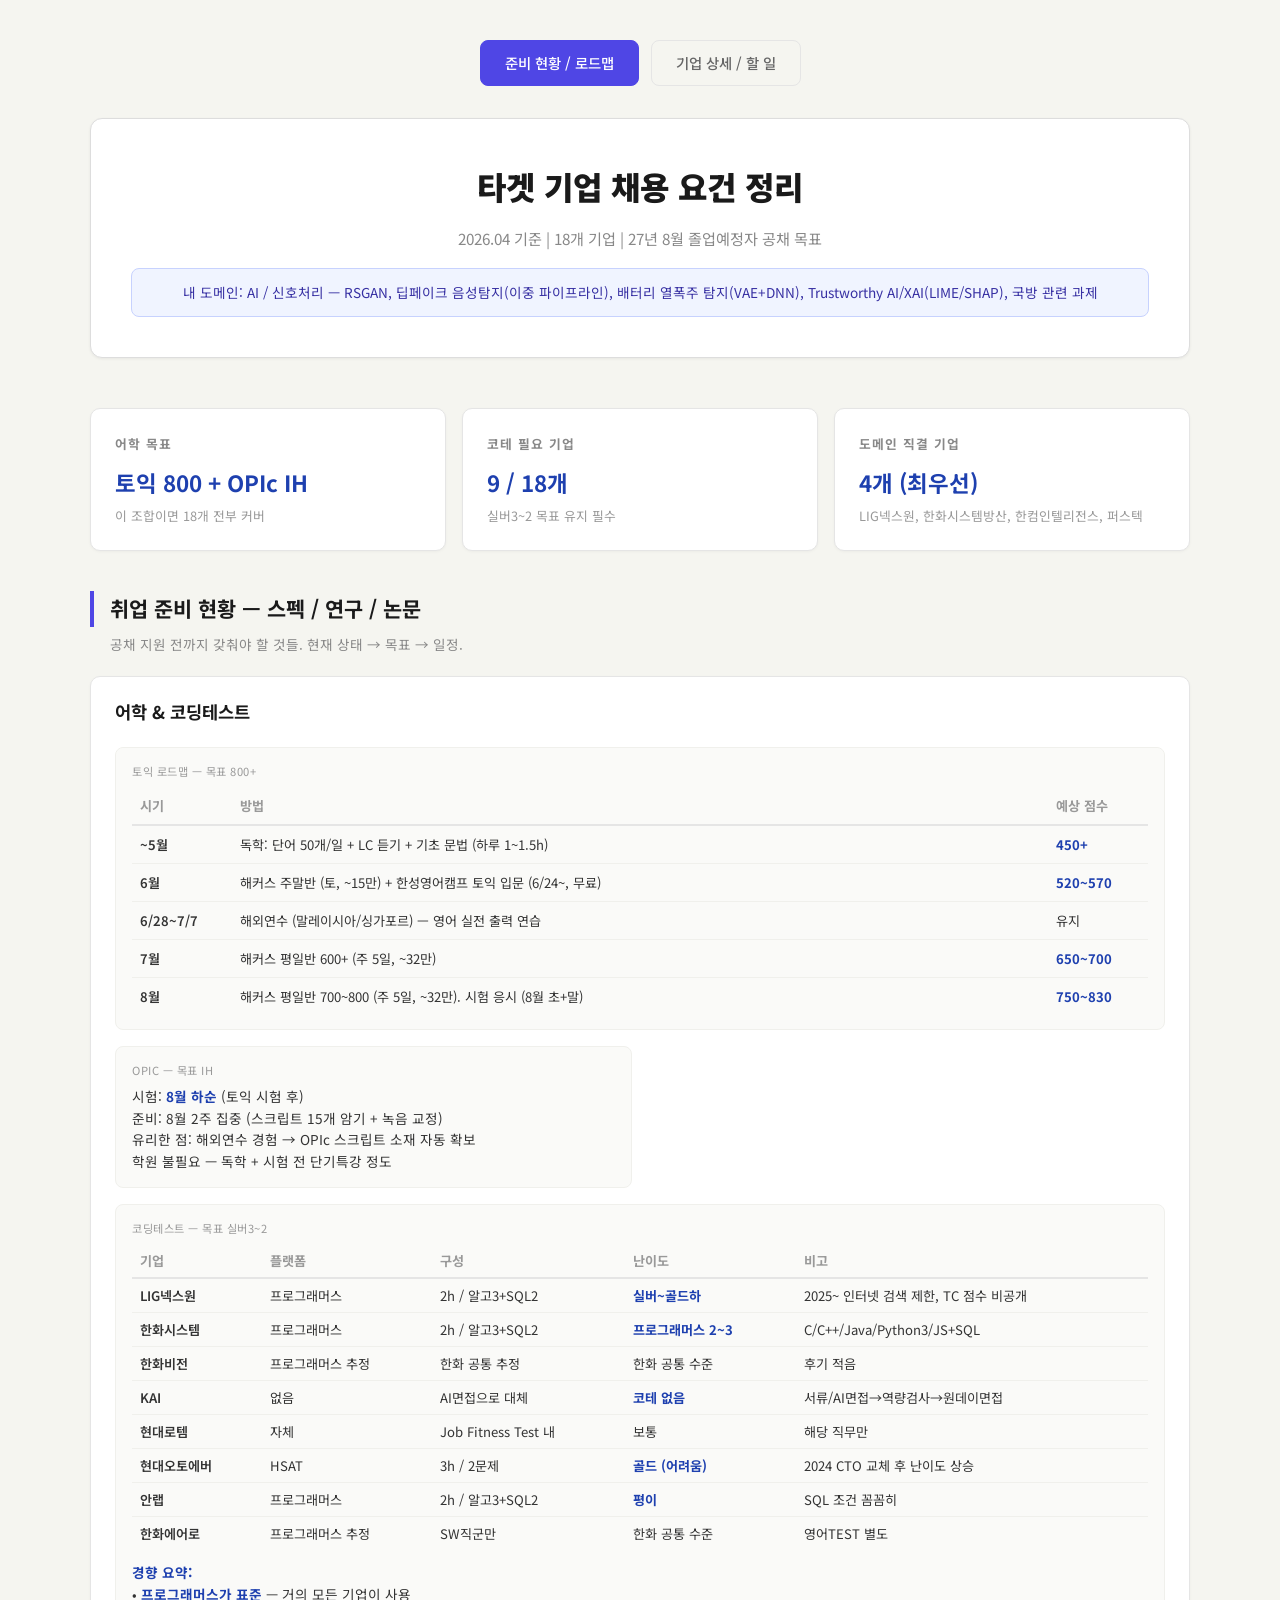
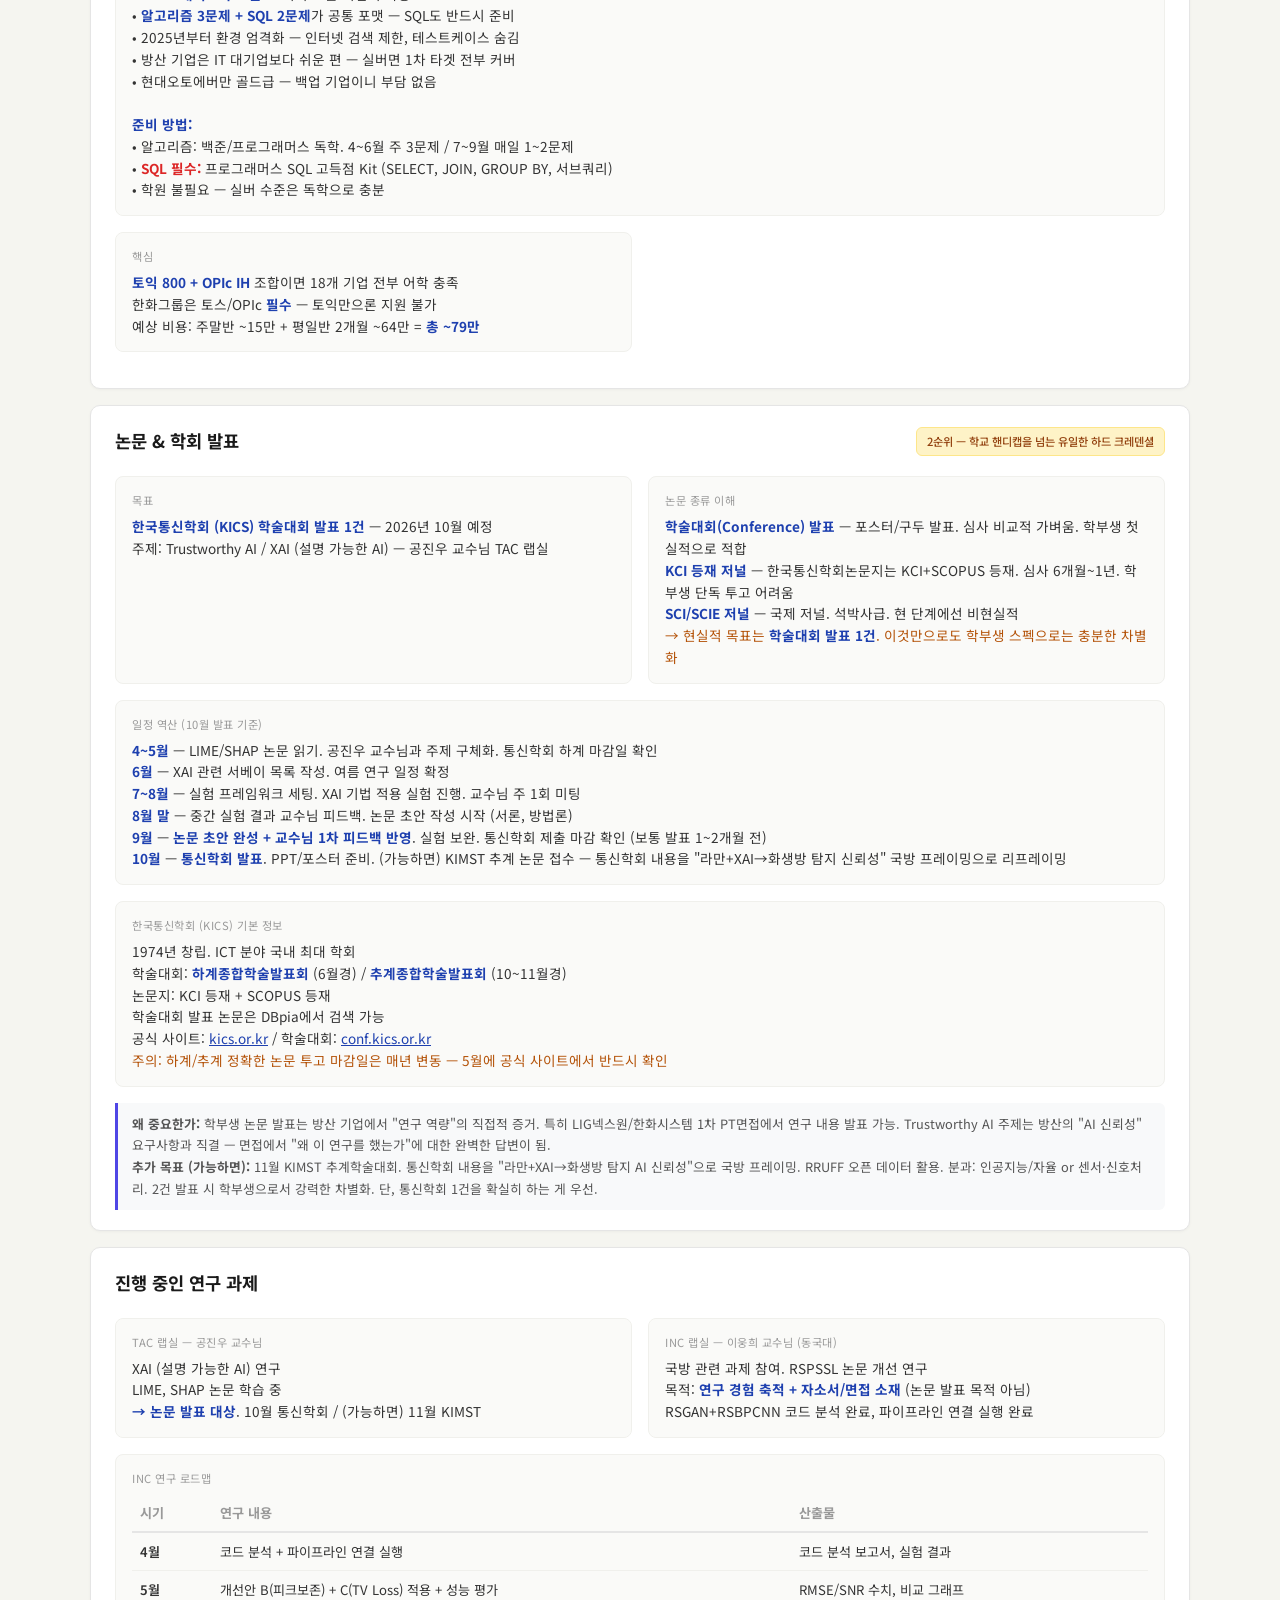
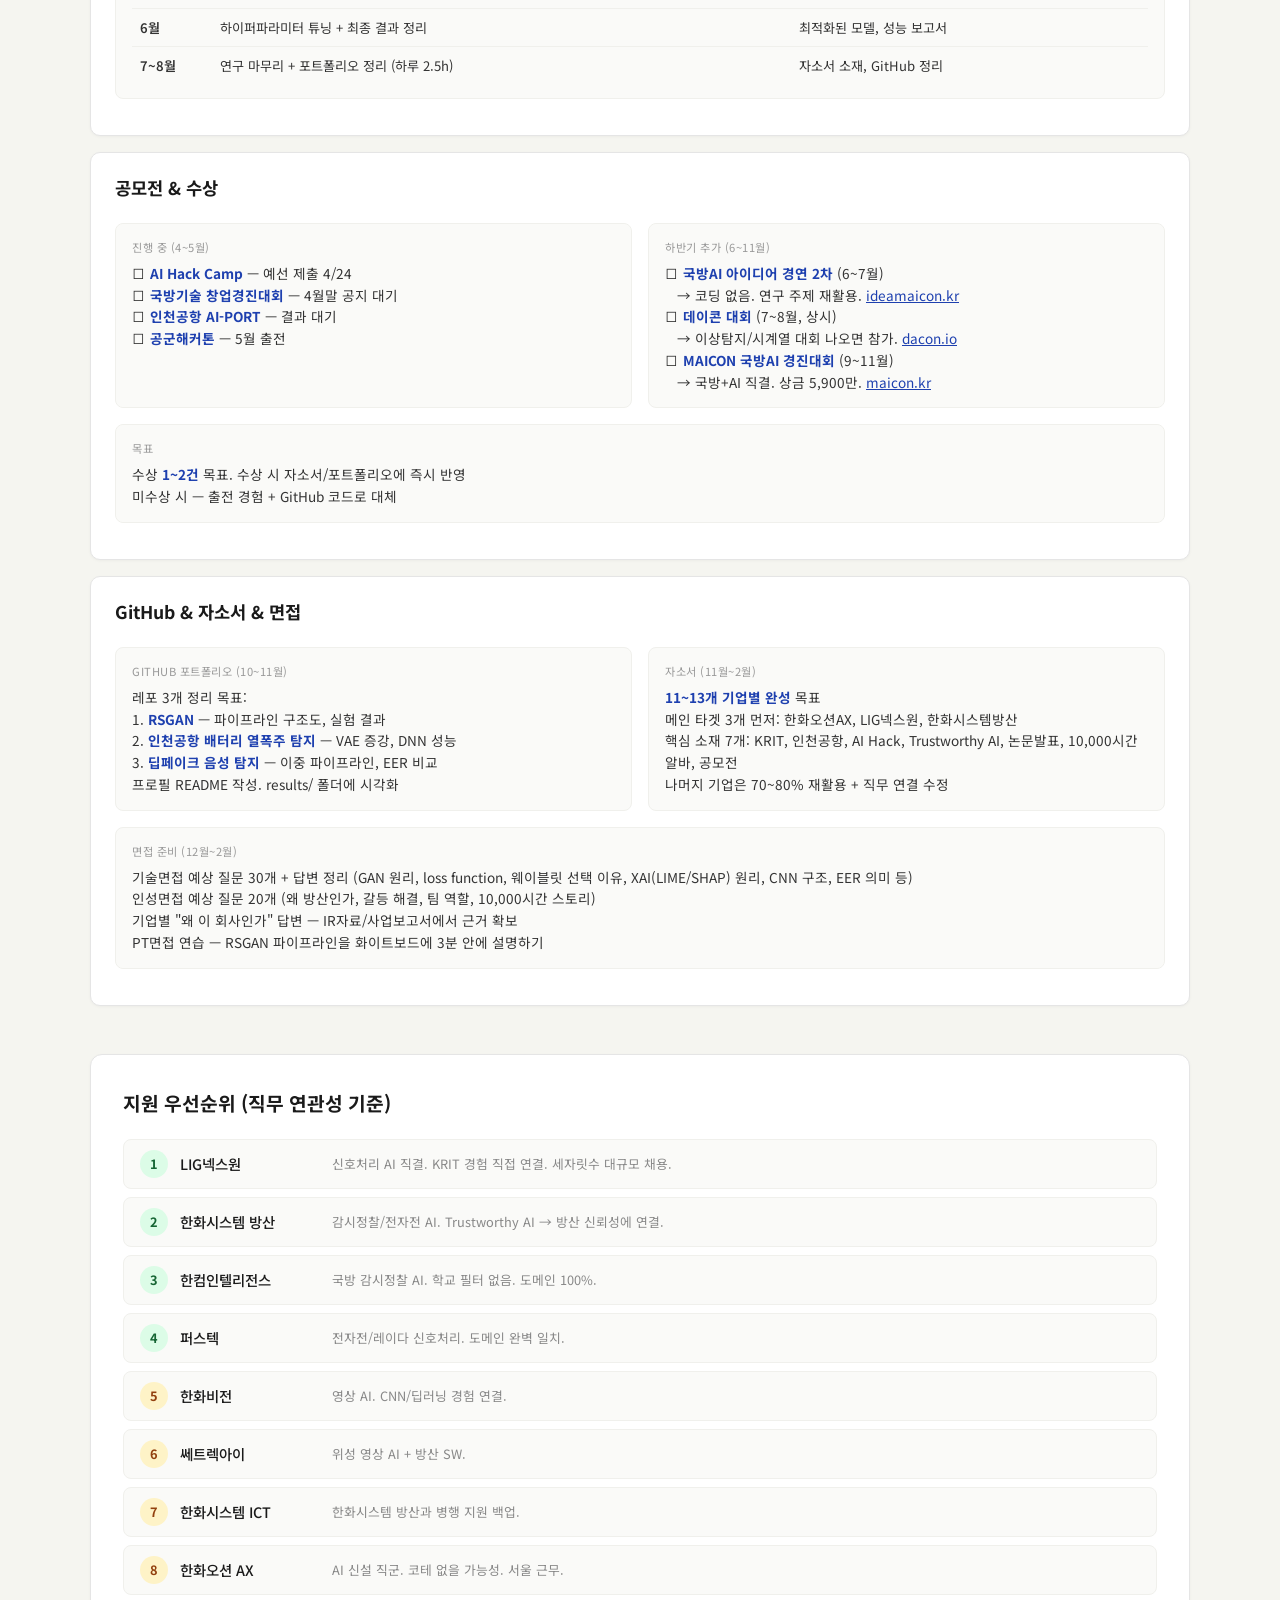
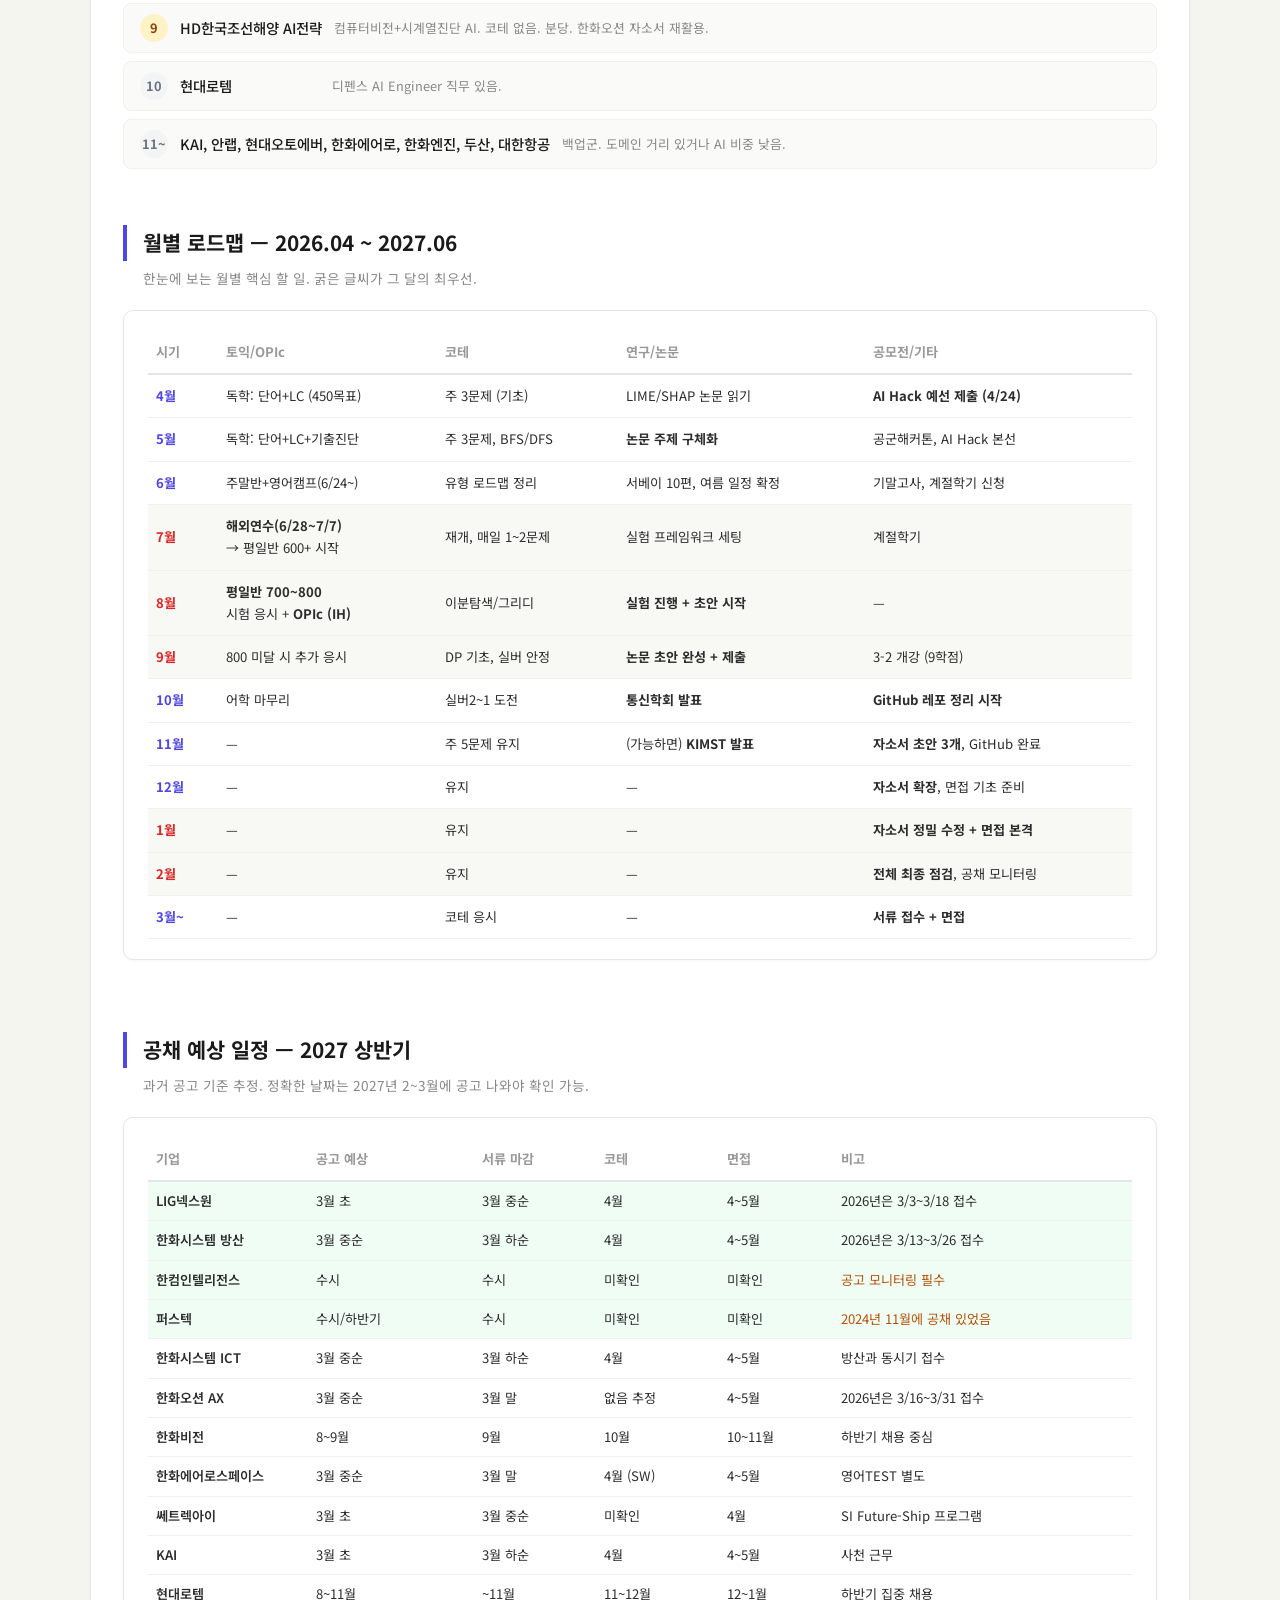
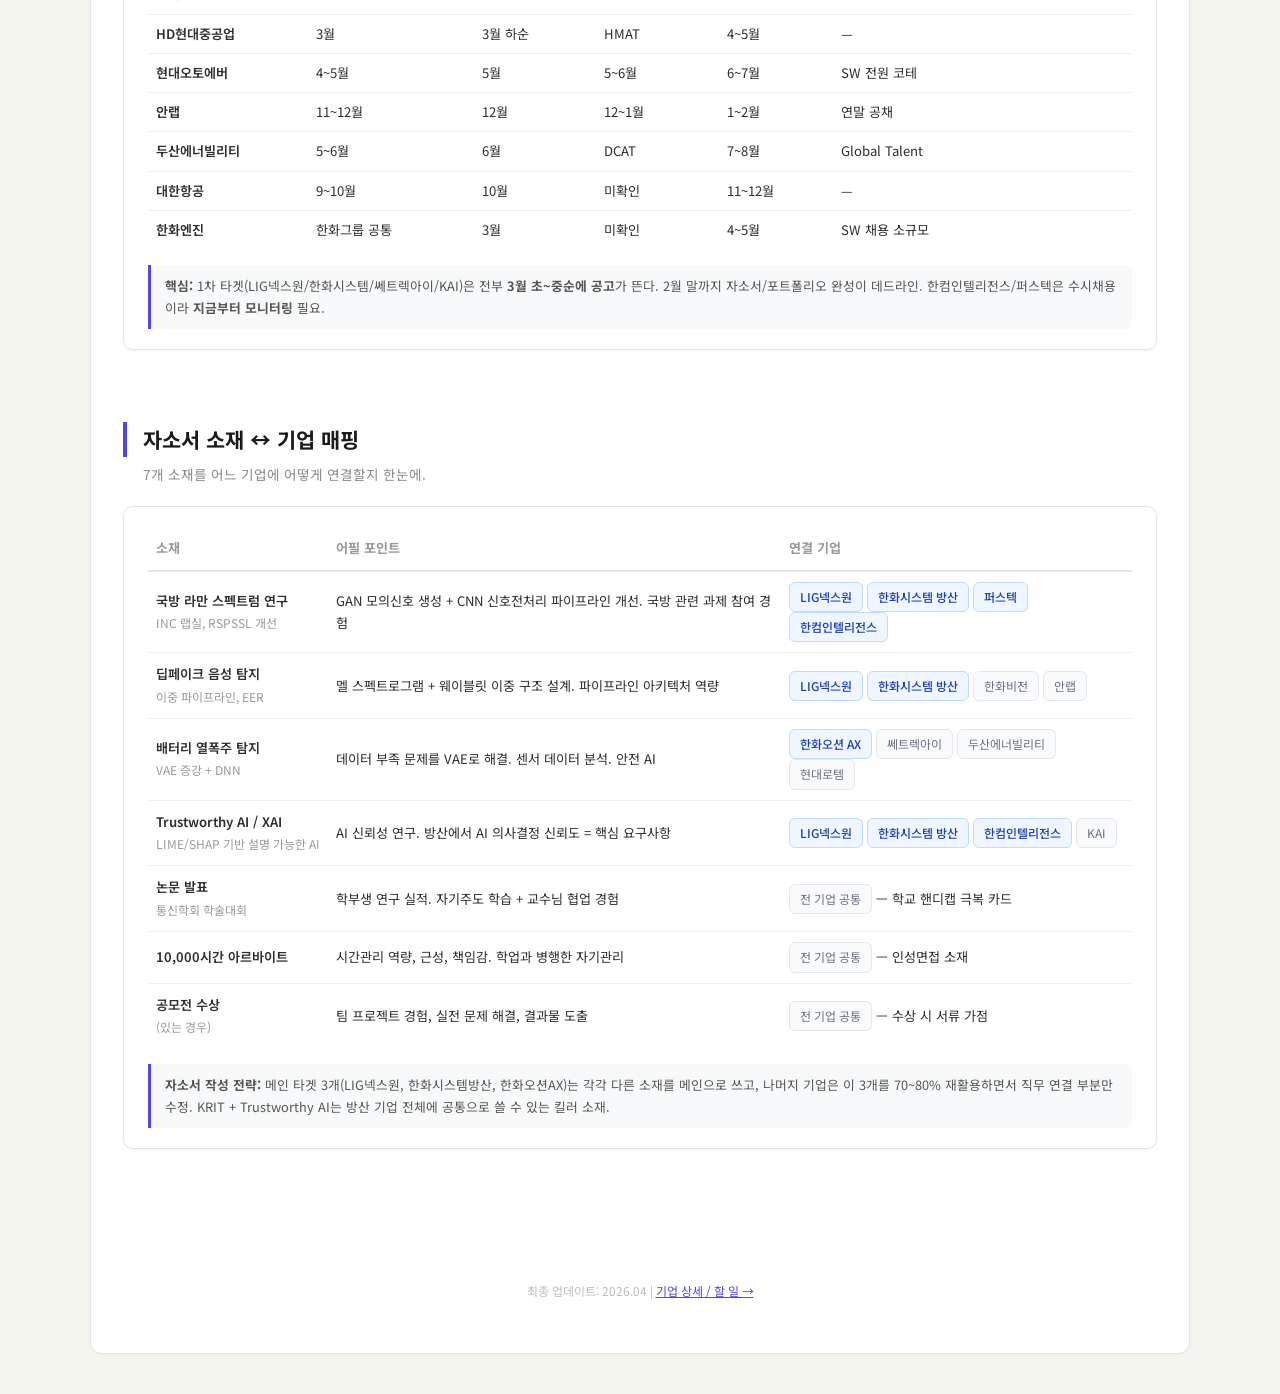
<file: index.html>
<!DOCTYPE html>
<html lang="ko">
<head>
<meta charset="UTF-8">
<meta name="viewport" content="width=device-width, initial-scale=1.0">
<title>취업 준비 대시보드 - 준비 현황</title>
<link rel="stylesheet" href="style.css">
</head>
<body>

<nav class="toc">
  <a href="#sec-prep">준비 현황</a>
  <a href="#sec-roadmap">월별 로드맵</a>
  <a href="#sec-schedule">공채 일정</a>
  <a href="#sec-mapping">소재 매핑</a>
  <a href="companies.html">기업 상세 &rarr;</a>
</nav>

<div class="container">

<div class="page-nav">
  <a href="index.html" class="active">준비 현황 / 로드맵</a>
  <a href="companies.html">기업 상세 / 할 일</a>
</div>

  <div class="header">
    <h1>타겟 기업 채용 요건 정리</h1>
    <div class="subtitle">2026.04 기준 | 18개 기업 | 27년 8월 졸업예정자 공채 목표</div>
    <div class="my-domain">
      내 도메인: AI / 신호처리 &mdash; RSGAN, 딥페이크 음성탐지(이중 파이프라인), 배터리 열폭주 탐지(VAE+DNN), Trustworthy AI/XAI(LIME/SHAP), 국방 관련 과제
    </div>
  </div>

  <!-- Summary Cards -->
  <div class="summary-row">
    <div class="summary-card">
      <h3>어학 목표</h3>
      <div class="value">토익 800 + OPIc IH</div>
      <div class="desc">이 조합이면 18개 전부 커버</div>
    </div>
    <div class="summary-card">
      <h3>코테 필요 기업</h3>
      <div class="value">9 / 18개</div>
      <div class="desc">실버3~2 목표 유지 필수</div>
    </div>
    <div class="summary-card">
      <h3>도메인 직결 기업</h3>
      <div class="value">4개 (최우선)</div>
      <div class="desc">LIG넥스원, 한화시스템방산, 한컴인텔리전스, 퍼스텍</div>
    </div>
  </div>

  <!-- ═══════════════════════════════════════ -->
  <div class="section">
    <div class="section-title" id="sec-prep">취업 준비 현황 &mdash; 스펙 / 연구 / 논문</div>
    <div class="section-desc">공채 지원 전까지 갖춰야 할 것들. 현재 상태 → 목표 → 일정.</div>

    <!-- 어학 & 코테 -->
    <div class="company-card">
      <div class="card-header">
        <div class="card-header-left">
          <span class="company-name">어학 & 코딩테스트</span>
        </div>
      </div>
      <div class="card-body">
        <div class="info-grid">
          <div class="info-item full">
            <div class="info-label">토익 로드맵 — 목표 800+</div>
            <div class="info-value">
              <table style="width:100%; border-collapse:collapse; font-size:0.82rem;">
                <thead>
                  <tr style="border-bottom:2px solid #e5e5e5;">
                    <th style="text-align:left; padding:8px; color:#999; width:100px;">시기</th>
                    <th style="text-align:left; padding:8px; color:#999;">방법</th>
                    <th style="text-align:left; padding:8px; color:#999; width:100px;">예상 점수</th>
                  </tr>
                </thead>
                <tbody>
                  <tr style="border-bottom:1px solid #f0f0ec;">
                    <td style="padding:8px; font-weight:600;">~5월</td>
                    <td style="padding:8px;">독학: 단어 50개/일 + LC 듣기 + 기초 문법 (하루 1~1.5h)</td>
                    <td style="padding:8px;"><strong>450+</strong></td>
                  </tr>
                  <tr style="border-bottom:1px solid #f0f0ec;">
                    <td style="padding:8px; font-weight:600;">6월</td>
                    <td style="padding:8px;">해커스 주말반 (토, ~15만) + 한성영어캠프 토익 입문 (6/24~, 무료)</td>
                    <td style="padding:8px;"><strong>520~570</strong></td>
                  </tr>
                  <tr style="border-bottom:1px solid #f0f0ec;">
                    <td style="padding:8px; font-weight:600;">6/28~7/7</td>
                    <td style="padding:8px;">해외연수 (말레이시아/싱가포르) — 영어 실전 출력 연습</td>
                    <td style="padding:8px;">유지</td>
                  </tr>
                  <tr style="border-bottom:1px solid #f0f0ec;">
                    <td style="padding:8px; font-weight:600;">7월</td>
                    <td style="padding:8px;">해커스 평일반 600+ (주 5일, ~32만)</td>
                    <td style="padding:8px;"><strong>650~700</strong></td>
                  </tr>
                  <tr>
                    <td style="padding:8px; font-weight:600;">8월</td>
                    <td style="padding:8px;">해커스 평일반 700~800 (주 5일, ~32만). 시험 응시 (8월 초+말)</td>
                    <td style="padding:8px;"><strong>750~830</strong></td>
                  </tr>
                </tbody>
              </table>
            </div>
          </div>
          <div class="info-item">
            <div class="info-label">OPIc — 목표 IH</div>
            <div class="info-value">
              시험: <strong>8월 하순</strong> (토익 시험 후)<br>
              준비: 8월 2주 집중 (스크립트 15개 암기 + 녹음 교정)<br>
              유리한 점: 해외연수 경험 &rarr; OPIc 스크립트 소재 자동 확보<br>
              학원 불필요 &mdash; 독학 + 시험 전 단기특강 정도
            </div>
          </div>
          <div class="info-item full">
            <div class="info-label">코딩테스트 — 목표 실버3~2</div>
            <div class="info-value">
              <table style="width:100%; border-collapse:collapse; font-size:0.82rem; margin-bottom:12px;">
                <thead>
                  <tr style="border-bottom:2px solid #e5e5e5;">
                    <th style="text-align:left; padding:6px 8px; color:#999;">기업</th>
                    <th style="text-align:left; padding:6px 8px; color:#999;">플랫폼</th>
                    <th style="text-align:left; padding:6px 8px; color:#999;">구성</th>
                    <th style="text-align:left; padding:6px 8px; color:#999;">난이도</th>
                    <th style="text-align:left; padding:6px 8px; color:#999;">비고</th>
                  </tr>
                </thead>
                <tbody>
                  <tr style="border-bottom:1px solid #f0f0ec;">
                    <td style="padding:6px 8px; font-weight:600;">LIG넥스원</td>
                    <td style="padding:6px 8px;">프로그래머스</td>
                    <td style="padding:6px 8px;">2h / 알고3+SQL2</td>
                    <td style="padding:6px 8px;"><strong>실버~골드하</strong></td>
                    <td style="padding:6px 8px;">2025~ 인터넷 검색 제한, TC 점수 비공개</td>
                  </tr>
                  <tr style="border-bottom:1px solid #f0f0ec;">
                    <td style="padding:6px 8px; font-weight:600;">한화시스템</td>
                    <td style="padding:6px 8px;">프로그래머스</td>
                    <td style="padding:6px 8px;">2h / 알고3+SQL2</td>
                    <td style="padding:6px 8px;"><strong>프로그래머스 2~3</strong></td>
                    <td style="padding:6px 8px;">C/C++/Java/Python3/JS+SQL</td>
                  </tr>
                  <tr style="border-bottom:1px solid #f0f0ec;">
                    <td style="padding:6px 8px; font-weight:600;">한화비전</td>
                    <td style="padding:6px 8px;">프로그래머스 추정</td>
                    <td style="padding:6px 8px;">한화 공통 추정</td>
                    <td style="padding:6px 8px;">한화 공통 수준</td>
                    <td style="padding:6px 8px;">후기 적음</td>
                  </tr>
                  <tr style="border-bottom:1px solid #f0f0ec;">
                    <td style="padding:6px 8px; font-weight:600;">KAI</td>
                    <td style="padding:6px 8px;">없음</td>
                    <td style="padding:6px 8px;">AI면접으로 대체</td>
                    <td style="padding:6px 8px;"><strong>코테 없음</strong></td>
                    <td style="padding:6px 8px;">서류/AI면접→역량검사→원데이면접</td>
                  </tr>
                  <tr style="border-bottom:1px solid #f0f0ec;">
                    <td style="padding:6px 8px; font-weight:600;">현대로템</td>
                    <td style="padding:6px 8px;">자체</td>
                    <td style="padding:6px 8px;">Job Fitness Test 내</td>
                    <td style="padding:6px 8px;">보통</td>
                    <td style="padding:6px 8px;">해당 직무만</td>
                  </tr>
                  <tr style="border-bottom:1px solid #f0f0ec;">
                    <td style="padding:6px 8px; font-weight:600;">현대오토에버</td>
                    <td style="padding:6px 8px;">HSAT</td>
                    <td style="padding:6px 8px;">3h / 2문제</td>
                    <td style="padding:6px 8px; color:#dc2626;"><strong>골드 (어려움)</strong></td>
                    <td style="padding:6px 8px;">2024 CTO 교체 후 난이도 상승</td>
                  </tr>
                  <tr style="border-bottom:1px solid #f0f0ec;">
                    <td style="padding:6px 8px; font-weight:600;">안랩</td>
                    <td style="padding:6px 8px;">프로그래머스</td>
                    <td style="padding:6px 8px;">2h / 알고3+SQL2</td>
                    <td style="padding:6px 8px;"><strong>평이</strong></td>
                    <td style="padding:6px 8px;">SQL 조건 꼼꼼히</td>
                  </tr>
                  <tr>
                    <td style="padding:6px 8px; font-weight:600;">한화에어로</td>
                    <td style="padding:6px 8px;">프로그래머스 추정</td>
                    <td style="padding:6px 8px;">SW직군만</td>
                    <td style="padding:6px 8px;">한화 공통 수준</td>
                    <td style="padding:6px 8px;">영어TEST 별도</td>
                  </tr>
                </tbody>
              </table>
              <strong>경향 요약:</strong><br>
              &bull; <strong>프로그래머스가 표준</strong> &mdash; 거의 모든 기업이 사용<br>
              &bull; <strong>알고리즘 3문제 + SQL 2문제</strong>가 공통 포맷 &mdash; SQL도 반드시 준비<br>
              &bull; 2025년부터 환경 엄격화 &mdash; 인터넷 검색 제한, 테스트케이스 숨김<br>
              &bull; 방산 기업은 IT 대기업보다 쉬운 편 &mdash; 실버면 1차 타겟 전부 커버<br>
              &bull; 현대오토에버만 골드급 &mdash; 백업 기업이니 부담 없음<br><br>
              <strong>준비 방법:</strong><br>
              &bull; 알고리즘: 백준/프로그래머스 독학. 4~6월 주 3문제 / 7~9월 매일 1~2문제<br>
              &bull; <strong style="color:#dc2626;">SQL 필수:</strong> 프로그래머스 SQL 고득점 Kit (SELECT, JOIN, GROUP BY, 서브쿼리)<br>
              &bull; 학원 불필요 &mdash; 실버 수준은 독학으로 충분
            </div>
          </div>
          <div class="info-item">
            <div class="info-label">핵심</div>
            <div class="info-value">
              <strong>토익 800 + OPIc IH</strong> 조합이면 18개 기업 전부 어학 충족<br>
              한화그룹은 토스/OPIc <strong>필수</strong> &mdash; 토익만으론 지원 불가<br>
              예상 비용: 주말반 ~15만 + 평일반 2개월 ~64만 = <strong>총 ~79만</strong>
            </div>
          </div>
        </div>
      </div>
    </div>

    <!-- 논문 & 학회 -->
    <div class="company-card">
      <div class="card-header">
        <div class="card-header-left">
          <span class="company-name">논문 & 학회 발표</span>
        </div>
        <div class="badges">
          <span class="badge estimated">2순위 — 학교 핸디캡을 넘는 유일한 하드 크레덴셜</span>
        </div>
      </div>
      <div class="card-body">
        <div class="info-grid">
          <div class="info-item">
            <div class="info-label">목표</div>
            <div class="info-value">
              <strong>한국통신학회 (KICS) 학술대회 발표 1건</strong> &mdash; 2026년 10월 예정<br>
              주제: Trustworthy AI / XAI (설명 가능한 AI) &mdash; 공진우 교수님 TAC 랩실
            </div>
          </div>
          <div class="info-item">
            <div class="info-label">논문 종류 이해</div>
            <div class="info-value">
              <strong>학술대회(Conference) 발표</strong> &mdash; 포스터/구두 발표. 심사 비교적 가벼움. 학부생 첫 실적으로 적합<br>
              <strong>KCI 등재 저널</strong> &mdash; 한국통신학회논문지는 KCI+SCOPUS 등재. 심사 6개월~1년. 학부생 단독 투고 어려움<br>
              <strong>SCI/SCIE 저널</strong> &mdash; 국제 저널. 석박사급. 현 단계에선 비현실적<br>
              <span style="color:#b45309;">&rarr; 현실적 목표는 <strong>학술대회 발표 1건</strong>. 이것만으로도 학부생 스펙으로는 충분한 차별화</span>
            </div>
          </div>
          <div class="info-item full">
            <div class="info-label">일정 역산 (10월 발표 기준)</div>
            <div class="info-value">
              <strong>4~5월</strong> &mdash; LIME/SHAP 논문 읽기. 공진우 교수님과 주제 구체화. 통신학회 하계 마감일 확인<br>
              <strong>6월</strong> &mdash; XAI 관련 서베이 목록 작성. 여름 연구 일정 확정<br>
              <strong>7~8월</strong> &mdash; 실험 프레임워크 세팅. XAI 기법 적용 실험 진행. 교수님 주 1회 미팅<br>
              <strong>8월 말</strong> &mdash; 중간 실험 결과 교수님 피드백. 논문 초안 작성 시작 (서론, 방법론)<br>
              <strong>9월</strong> &mdash; <strong>논문 초안 완성 + 교수님 1차 피드백 반영</strong>. 실험 보완. 통신학회 제출 마감 확인 (보통 발표 1~2개월 전)<br>
              <strong>10월</strong> &mdash; <strong>통신학회 발표</strong>. PPT/포스터 준비. (가능하면) KIMST 추계 논문 접수 — 통신학회 내용을 "라만+XAI→화생방 탐지 신뢰성" 국방 프레이밍으로 리프레이밍
            </div>
          </div>
          <div class="info-item full">
            <div class="info-label">한국통신학회 (KICS) 기본 정보</div>
            <div class="info-value">
              1974년 창립. ICT 분야 국내 최대 학회<br>
              학술대회: <strong>하계종합학술발표회</strong> (6월경) / <strong>추계종합학술발표회</strong> (10~11월경)<br>
              논문지: KCI 등재 + SCOPUS 등재<br>
              학술대회 발표 논문은 DBpia에서 검색 가능<br>
              공식 사이트: <a href="https://www.kics.or.kr" style="color:#1e40af;">kics.or.kr</a> / 학술대회: <a href="https://conf.kics.or.kr" style="color:#1e40af;">conf.kics.or.kr</a><br>
              <span style="color:#b45309;">주의: 하계/추계 정확한 논문 투고 마감일은 매년 변동 &mdash; 5월에 공식 사이트에서 반드시 확인</span>
            </div>
          </div>
        </div>
        <div class="relevance-reason">
          <strong>왜 중요한가:</strong> 학부생 논문 발표는 방산 기업에서 "연구 역량"의 직접적 증거. 특히 LIG넥스원/한화시스템 1차 PT면접에서 연구 내용 발표 가능. Trustworthy AI 주제는 방산의 "AI 신뢰성" 요구사항과 직결 &mdash; 면접에서 "왜 이 연구를 했는가"에 대한 완벽한 답변이 됨.<br>
          <strong>추가 목표 (가능하면):</strong> 11월 KIMST 추계학술대회. 통신학회 내용을 "라만+XAI→화생방 탐지 AI 신뢰성"으로 국방 프레이밍. RRUFF 오픈 데이터 활용. 분과: 인공지능/자율 or 센서·신호처리. 2건 발표 시 학부생으로서 강력한 차별화. 단, 통신학회 1건을 확실히 하는 게 우선.
        </div>
      </div>
    </div>

    <!-- 연구 과제 현황 -->
    <div class="company-card">
      <div class="card-header">
        <div class="card-header-left">
          <span class="company-name">진행 중인 연구 과제</span>
        </div>
      </div>
      <div class="card-body">
        <div class="info-grid">
          <div class="info-item">
            <div class="info-label">TAC 랩실 — 공진우 교수님</div>
            <div class="info-value">
              XAI (설명 가능한 AI) 연구<br>
              LIME, SHAP 논문 학습 중<br>
              <strong>&rarr; 논문 발표 대상</strong>. 10월 통신학회 / (가능하면) 11월 KIMST
            </div>
          </div>
          <div class="info-item">
            <div class="info-label">INC 랩실 — 이웅희 교수님 (동국대)</div>
            <div class="info-value">
              국방 관련 과제 참여. RSPSSL 논문 개선 연구<br>
              목적: <strong>연구 경험 축적 + 자소서/면접 소재</strong> (논문 발표 목적 아님)<br>
              RSGAN+RSBPCNN 코드 분석 완료, 파이프라인 연결 실행 완료
            </div>
          </div>
          <div class="info-item full">
            <div class="info-label">INC 연구 로드맵</div>
            <div class="info-value">
              <table style="width:100%; border-collapse:collapse; font-size:0.82rem;">
                <thead>
                  <tr style="border-bottom:2px solid #e5e5e5;">
                    <th style="text-align:left; padding:8px; color:#999; width:80px;">시기</th>
                    <th style="text-align:left; padding:8px; color:#999;">연구 내용</th>
                    <th style="text-align:left; padding:8px; color:#999;">산출물</th>
                  </tr>
                </thead>
                <tbody>
                  <tr style="border-bottom:1px solid #f0f0ec;">
                    <td style="padding:8px; font-weight:600;">4월</td>
                    <td style="padding:8px;">코드 분석 + 파이프라인 연결 실행</td>
                    <td style="padding:8px;">코드 분석 보고서, 실험 결과</td>
                  </tr>
                  <tr style="border-bottom:1px solid #f0f0ec;">
                    <td style="padding:8px; font-weight:600;">5월</td>
                    <td style="padding:8px;">개선안 B(피크보존) + C(TV Loss) 적용 + 성능 평가</td>
                    <td style="padding:8px;">RMSE/SNR 수치, 비교 그래프</td>
                  </tr>
                  <tr style="border-bottom:1px solid #f0f0ec;">
                    <td style="padding:8px; font-weight:600;">6월</td>
                    <td style="padding:8px;">하이퍼파라미터 튜닝 + 최종 결과 정리</td>
                    <td style="padding:8px;">최적화된 모델, 성능 보고서</td>
                  </tr>
                  <tr>
                    <td style="padding:8px; font-weight:600;">7~8월</td>
                    <td style="padding:8px;">연구 마무리 + 포트폴리오 정리 (하루 2.5h)</td>
                    <td style="padding:8px;">자소서 소재, GitHub 정리</td>
                  </tr>
                </tbody>
              </table>
            </div>
          </div>
        </div>
      </div>
    </div>

    <!-- 공모전 -->
    <div class="company-card">
      <div class="card-header">
        <div class="card-header-left">
          <span class="company-name">공모전 & 수상</span>
        </div>
      </div>
      <div class="card-body">
        <div class="info-grid">
          <div class="info-item">
            <div class="info-label">진행 중 (4~5월)</div>
            <div class="info-value">
              &#9744; <strong>AI Hack Camp</strong> &mdash; 예선 제출 4/24<br>
              &#9744; <strong>국방기술 창업경진대회</strong> &mdash; 4월말 공지 대기<br>
              &#9744; <strong>인천공항 AI-PORT</strong> &mdash; 결과 대기<br>
              &#9744; <strong>공군해커톤</strong> &mdash; 5월 출전
            </div>
          </div>
          <div class="info-item">
            <div class="info-label">하반기 추가 (6~11월)</div>
            <div class="info-value">
              &#9744; <strong>국방AI 아이디어 경연 2차</strong> (6~7월)<br>
              &nbsp;&nbsp;&nbsp;→ 코딩 없음. 연구 주제 재활용. <a href="https://ideamaicon.kr/" style="color:#1e40af;">ideamaicon.kr</a><br>
              &#9744; <strong>데이콘 대회</strong> (7~8월, 상시)<br>
              &nbsp;&nbsp;&nbsp;→ 이상탐지/시계열 대회 나오면 참가. <a href="https://dacon.io/competitions" style="color:#1e40af;">dacon.io</a><br>
              &#9744; <strong>MAICON 국방AI 경진대회</strong> (9~11월)<br>
              &nbsp;&nbsp;&nbsp;→ 국방+AI 직결. 상금 5,900만. <a href="https://maicon.kr/" style="color:#1e40af;">maicon.kr</a>
            </div>
          </div>
          <div class="info-item full">
            <div class="info-label">목표</div>
            <div class="info-value">
              수상 <strong>1~2건</strong> 목표. 수상 시 자소서/포트폴리오에 즉시 반영<br>
              미수상 시 &mdash; 출전 경험 + GitHub 코드로 대체
            </div>
          </div>
        </div>
      </div>
    </div>

    <!-- GitHub & 자소서 -->
    <div class="company-card">
      <div class="card-header">
        <div class="card-header-left">
          <span class="company-name">GitHub & 자소서 & 면접</span>
        </div>
      </div>
      <div class="card-body">
        <div class="info-grid">
          <div class="info-item">
            <div class="info-label">GitHub 포트폴리오 (10~11월)</div>
            <div class="info-value">
              레포 3개 정리 목표:<br>
              1. <strong>RSGAN</strong> &mdash; 파이프라인 구조도, 실험 결과<br>
              2. <strong>인천공항 배터리 열폭주 탐지</strong> &mdash; VAE 증강, DNN 성능<br>
              3. <strong>딥페이크 음성 탐지</strong> &mdash; 이중 파이프라인, EER 비교<br>
              프로필 README 작성. results/ 폴더에 시각화
            </div>
          </div>
          <div class="info-item">
            <div class="info-label">자소서 (11월~2월)</div>
            <div class="info-value">
              <strong>11~13개 기업별 완성</strong> 목표<br>
              메인 타겟 3개 먼저: 한화오션AX, LIG넥스원, 한화시스템방산<br>
              핵심 소재 7개: KRIT, 인천공항, AI Hack, Trustworthy AI, 논문발표, 10,000시간 알바, 공모전<br>
              나머지 기업은 70~80% 재활용 + 직무 연결 수정
            </div>
          </div>
          <div class="info-item full">
            <div class="info-label">면접 준비 (12월~2월)</div>
            <div class="info-value">
              기술면접 예상 질문 30개 + 답변 정리 (GAN 원리, loss function, 웨이블릿 선택 이유, XAI(LIME/SHAP) 원리, CNN 구조, EER 의미 등)<br>
              인성면접 예상 질문 20개 (왜 방산인가, 갈등 해결, 팀 역할, 10,000시간 스토리)<br>
              기업별 "왜 이 회사인가" 답변 &mdash; IR자료/사업보고서에서 근거 확보<br>
              PT면접 연습 &mdash; RSGAN 파이프라인을 화이트보드에 3분 안에 설명하기
            </div>
          </div>
        </div>
      </div>
    </div>

  </div>

  <div class="bottom-summary">
    <h2>지원 우선순위 (직무 연관성 기준)</h2>

    <div class="priority-list">
      <div class="priority-item">
        <span class="priority-rank gold">1</span>
        <span class="priority-name">LIG넥스원</span>
        <span class="priority-reason">신호처리 AI 직결. KRIT 경험 직접 연결. 세자릿수 대규모 채용.</span>
      </div>
      <div class="priority-item">
        <span class="priority-rank gold">2</span>
        <span class="priority-name">한화시스템 방산</span>
        <span class="priority-reason">감시정찰/전자전 AI. Trustworthy AI → 방산 신뢰성에 연결.</span>
      </div>
      <div class="priority-item">
        <span class="priority-rank gold">3</span>
        <span class="priority-name">한컴인텔리전스</span>
        <span class="priority-reason">국방 감시정찰 AI. 학교 필터 없음. 도메인 100%.</span>
      </div>
      <div class="priority-item">
        <span class="priority-rank gold">4</span>
        <span class="priority-name">퍼스텍</span>
        <span class="priority-reason">전자전/레이다 신호처리. 도메인 완벽 일치.</span>
      </div>
      <div class="priority-item">
        <span class="priority-rank silver">5</span>
        <span class="priority-name">한화비전</span>
        <span class="priority-reason">영상 AI. CNN/딥러닝 경험 연결.</span>
      </div>
      <div class="priority-item">
        <span class="priority-rank silver">6</span>
        <span class="priority-name">쎄트렉아이</span>
        <span class="priority-reason">위성 영상 AI + 방산 SW.</span>
      </div>
      <div class="priority-item">
        <span class="priority-rank silver">7</span>
        <span class="priority-name">한화시스템 ICT</span>
        <span class="priority-reason">한화시스템 방산과 병행 지원 백업.</span>
      </div>
      <div class="priority-item">
        <span class="priority-rank silver">8</span>
        <span class="priority-name">한화오션 AX</span>
        <span class="priority-reason">AI 신설 직군. 코테 없을 가능성. 서울 근무.</span>
      </div>
      <div class="priority-item">
        <span class="priority-rank silver">9</span>
        <span class="priority-name">HD한국조선해양 AI전략</span>
        <span class="priority-reason">컴퓨터비전+시계열진단 AI. 코테 없음. 분당. 한화오션 자소서 재활용.</span>
      </div>
      <div class="priority-item">
        <span class="priority-rank bronze">10</span>
        <span class="priority-name">현대로템</span>
        <span class="priority-reason">디펜스 AI Engineer 직무 있음.</span>
      </div>
      <div class="priority-item">
        <span class="priority-rank bronze">11~</span>
        <span class="priority-name">KAI, 안랩, 현대오토에버, 한화에어로, 한화엔진, 두산, 대한항공</span>
        <span class="priority-reason">백업군. 도메인 거리 있거나 AI 비중 낮음.</span>
      </div>
  <div class="section" style="margin-top: 48px;">
    <div class="section-title" id="sec-roadmap">월별 로드맵 &mdash; 2026.04 ~ 2027.06</div>
    <div class="section-desc">한눈에 보는 월별 핵심 할 일. 굵은 글씨가 그 달의 최우선.</div>

    <div class="company-card">
      <div class="card-body" style="padding-top: 20px;">
        <table style="width:100%; border-collapse:collapse; font-size:0.82rem;">
          <thead>
            <tr style="border-bottom:2px solid #e5e5e5;">
              <th style="text-align:left; padding:10px 8px; color:#999; width:70px;">시기</th>
              <th style="text-align:left; padding:10px 8px; color:#999;">토익/OPIc</th>
              <th style="text-align:left; padding:10px 8px; color:#999;">코테</th>
              <th style="text-align:left; padding:10px 8px; color:#999;">연구/논문</th>
              <th style="text-align:left; padding:10px 8px; color:#999;">공모전/기타</th>
            </tr>
          </thead>
          <tbody>
            <tr style="border-bottom:1px solid #f0f0ec;">
              <td style="padding:10px 8px; font-weight:700; color:#4f46e5;">4월</td>
              <td style="padding:10px 8px;">독학: 단어+LC (450목표)</td>
              <td style="padding:10px 8px;">주 3문제 (기초)</td>
              <td style="padding:10px 8px;">LIME/SHAP 논문 읽기</td>
              <td style="padding:10px 8px;"><strong>AI Hack 예선 제출 (4/24)</strong></td>
            </tr>
            <tr style="border-bottom:1px solid #f0f0ec;">
              <td style="padding:10px 8px; font-weight:700; color:#4f46e5;">5월</td>
              <td style="padding:10px 8px;">독학: 단어+LC+기출진단</td>
              <td style="padding:10px 8px;">주 3문제, BFS/DFS</td>
              <td style="padding:10px 8px;"><strong>논문 주제 구체화</strong></td>
              <td style="padding:10px 8px;">공군해커톤, AI Hack 본선</td>
            </tr>
            <tr style="border-bottom:1px solid #f0f0ec;">
              <td style="padding:10px 8px; font-weight:700; color:#4f46e5;">6월</td>
              <td style="padding:10px 8px;">주말반+영어캠프(6/24~)</td>
              <td style="padding:10px 8px;">유형 로드맵 정리</td>
              <td style="padding:10px 8px;">서베이 10편, 여름 일정 확정</td>
              <td style="padding:10px 8px;">기말고사, 계절학기 신청</td>
            </tr>
            <tr style="border-bottom:1px solid #f0f0ec; background:#f8f8f5;">
              <td style="padding:10px 8px; font-weight:700; color:#dc2626;">7월</td>
              <td style="padding:10px 8px;"><strong>해외연수(6/28~7/7)</strong><br>→ 평일반 600+ 시작</td>
              <td style="padding:10px 8px;">재개, 매일 1~2문제</td>
              <td style="padding:10px 8px;">실험 프레임워크 세팅</td>
              <td style="padding:10px 8px;">계절학기</td>
            </tr>
            <tr style="border-bottom:1px solid #f0f0ec; background:#f8f8f5;">
              <td style="padding:10px 8px; font-weight:700; color:#dc2626;">8월</td>
              <td style="padding:10px 8px;"><strong>평일반 700~800</strong><br>시험 응시 + <strong>OPIc (IH)</strong></td>
              <td style="padding:10px 8px;">이분탐색/그리디</td>
              <td style="padding:10px 8px;"><strong>실험 진행 + 초안 시작</strong></td>
              <td style="padding:10px 8px;">&mdash;</td>
            </tr>
            <tr style="border-bottom:1px solid #f0f0ec; background:#f8f8f5;">
              <td style="padding:10px 8px; font-weight:700; color:#dc2626;">9월</td>
              <td style="padding:10px 8px;">800 미달 시 추가 응시</td>
              <td style="padding:10px 8px;">DP 기초, 실버 안정</td>
              <td style="padding:10px 8px;"><strong>논문 초안 완성 + 제출</strong></td>
              <td style="padding:10px 8px;">3-2 개강 (9학점)</td>
            </tr>
            <tr style="border-bottom:1px solid #f0f0ec;">
              <td style="padding:10px 8px; font-weight:700; color:#4f46e5;">10월</td>
              <td style="padding:10px 8px;">어학 마무리</td>
              <td style="padding:10px 8px;">실버2~1 도전</td>
              <td style="padding:10px 8px;"><strong>통신학회 발표</strong></td>
              <td style="padding:10px 8px;"><strong>GitHub 레포 정리 시작</strong></td>
            </tr>
            <tr style="border-bottom:1px solid #f0f0ec;">
              <td style="padding:10px 8px; font-weight:700; color:#4f46e5;">11월</td>
              <td style="padding:10px 8px;">&mdash;</td>
              <td style="padding:10px 8px;">주 5문제 유지</td>
              <td style="padding:10px 8px;">(가능하면) <strong>KIMST 발표</strong></td>
              <td style="padding:10px 8px;"><strong>자소서 초안 3개</strong>, GitHub 완료</td>
            </tr>
            <tr style="border-bottom:1px solid #f0f0ec;">
              <td style="padding:10px 8px; font-weight:700; color:#4f46e5;">12월</td>
              <td style="padding:10px 8px;">&mdash;</td>
              <td style="padding:10px 8px;">유지</td>
              <td style="padding:10px 8px;">&mdash;</td>
              <td style="padding:10px 8px;"><strong>자소서 확장</strong>, 면접 기초 준비</td>
            </tr>
            <tr style="border-bottom:1px solid #f0f0ec; background:#f8f8f5;">
              <td style="padding:10px 8px; font-weight:700; color:#dc2626;">1월</td>
              <td style="padding:10px 8px;">&mdash;</td>
              <td style="padding:10px 8px;">유지</td>
              <td style="padding:10px 8px;">&mdash;</td>
              <td style="padding:10px 8px;"><strong>자소서 정밀 수정 + 면접 본격</strong></td>
            </tr>
            <tr style="border-bottom:1px solid #f0f0ec; background:#f8f8f5;">
              <td style="padding:10px 8px; font-weight:700; color:#dc2626;">2월</td>
              <td style="padding:10px 8px;">&mdash;</td>
              <td style="padding:10px 8px;">유지</td>
              <td style="padding:10px 8px;">&mdash;</td>
              <td style="padding:10px 8px;"><strong>전체 최종 점검</strong>, 공채 모니터링</td>
            </tr>
            <tr style="border-bottom:1px solid #f0f0ec;">
              <td style="padding:10px 8px; font-weight:700; color:#4f46e5;">3월~</td>
              <td style="padding:10px 8px;">&mdash;</td>
              <td style="padding:10px 8px;">코테 응시</td>
              <td style="padding:10px 8px;">&mdash;</td>
              <td style="padding:10px 8px;"><strong>서류 접수 + 면접</strong></td>
            </tr>
          </tbody>
        </table>
      </div>
    </div>
  </div>

  <!-- ═══════════════════════════════════════ -->
  <!-- 공채 예상 일정 -->
  <!-- ═══════════════════════════════════════ -->
  <div class="section">
    <div class="section-title" id="sec-schedule">공채 예상 일정 &mdash; 2027 상반기</div>
    <div class="section-desc">과거 공고 기준 추정. 정확한 날짜는 2027년 2~3월에 공고 나와야 확인 가능.</div>

    <div class="company-card">
      <div class="card-body" style="padding-top: 20px;">
        <table style="width:100%; border-collapse:collapse; font-size:0.82rem;">
          <thead>
            <tr style="border-bottom:2px solid #e5e5e5;">
              <th style="text-align:left; padding:10px 8px; color:#999; width:160px;">기업</th>
              <th style="text-align:left; padding:10px 8px; color:#999;">공고 예상</th>
              <th style="text-align:left; padding:10px 8px; color:#999;">서류 마감</th>
              <th style="text-align:left; padding:10px 8px; color:#999;">코테</th>
              <th style="text-align:left; padding:10px 8px; color:#999;">면접</th>
              <th style="text-align:left; padding:10px 8px; color:#999;">비고</th>
            </tr>
          </thead>
          <tbody>
            <tr style="border-bottom:1px solid #f0f0ec; background:#f0fdf4;">
              <td style="padding:8px; font-weight:600;">LIG넥스원</td>
              <td style="padding:8px;">3월 초</td>
              <td style="padding:8px;">3월 중순</td>
              <td style="padding:8px;">4월</td>
              <td style="padding:8px;">4~5월</td>
              <td style="padding:8px;">2026년은 3/3~3/18 접수</td>
            </tr>
            <tr style="border-bottom:1px solid #f0f0ec; background:#f0fdf4;">
              <td style="padding:8px; font-weight:600;">한화시스템 방산</td>
              <td style="padding:8px;">3월 중순</td>
              <td style="padding:8px;">3월 하순</td>
              <td style="padding:8px;">4월</td>
              <td style="padding:8px;">4~5월</td>
              <td style="padding:8px;">2026년은 3/13~3/26 접수</td>
            </tr>
            <tr style="border-bottom:1px solid #f0f0ec; background:#f0fdf4;">
              <td style="padding:8px; font-weight:600;">한컴인텔리전스</td>
              <td style="padding:8px;">수시</td>
              <td style="padding:8px;">수시</td>
              <td style="padding:8px;">미확인</td>
              <td style="padding:8px;">미확인</td>
              <td style="padding:8px; color:#b45309;">공고 모니터링 필수</td>
            </tr>
            <tr style="border-bottom:1px solid #f0f0ec; background:#f0fdf4;">
              <td style="padding:8px; font-weight:600;">퍼스텍</td>
              <td style="padding:8px;">수시/하반기</td>
              <td style="padding:8px;">수시</td>
              <td style="padding:8px;">미확인</td>
              <td style="padding:8px;">미확인</td>
              <td style="padding:8px; color:#b45309;">2024년 11월에 공채 있었음</td>
            </tr>
            <tr style="border-bottom:1px solid #f0f0ec;">
              <td style="padding:8px; font-weight:600;">한화시스템 ICT</td>
              <td style="padding:8px;">3월 중순</td>
              <td style="padding:8px;">3월 하순</td>
              <td style="padding:8px;">4월</td>
              <td style="padding:8px;">4~5월</td>
              <td style="padding:8px;">방산과 동시기 접수</td>
            </tr>
            <tr style="border-bottom:1px solid #f0f0ec;">
              <td style="padding:8px; font-weight:600;">한화오션 AX</td>
              <td style="padding:8px;">3월 중순</td>
              <td style="padding:8px;">3월 말</td>
              <td style="padding:8px;">없음 추정</td>
              <td style="padding:8px;">4~5월</td>
              <td style="padding:8px;">2026년은 3/16~3/31 접수</td>
            </tr>
            <tr style="border-bottom:1px solid #f0f0ec;">
              <td style="padding:8px; font-weight:600;">한화비전</td>
              <td style="padding:8px;">8~9월</td>
              <td style="padding:8px;">9월</td>
              <td style="padding:8px;">10월</td>
              <td style="padding:8px;">10~11월</td>
              <td style="padding:8px;">하반기 채용 중심</td>
            </tr>
            <tr style="border-bottom:1px solid #f0f0ec;">
              <td style="padding:8px; font-weight:600;">한화에어로스페이스</td>
              <td style="padding:8px;">3월 중순</td>
              <td style="padding:8px;">3월 말</td>
              <td style="padding:8px;">4월 (SW)</td>
              <td style="padding:8px;">4~5월</td>
              <td style="padding:8px;">영어TEST 별도</td>
            </tr>
            <tr style="border-bottom:1px solid #f0f0ec;">
              <td style="padding:8px; font-weight:600;">쎄트렉아이</td>
              <td style="padding:8px;">3월 초</td>
              <td style="padding:8px;">3월 중순</td>
              <td style="padding:8px;">미확인</td>
              <td style="padding:8px;">4월</td>
              <td style="padding:8px;">SI Future-Ship 프로그램</td>
            </tr>
            <tr style="border-bottom:1px solid #f0f0ec;">
              <td style="padding:8px; font-weight:600;">KAI</td>
              <td style="padding:8px;">3월 초</td>
              <td style="padding:8px;">3월 하순</td>
              <td style="padding:8px;">4월</td>
              <td style="padding:8px;">4~5월</td>
              <td style="padding:8px;">사천 근무</td>
            </tr>
            <tr style="border-bottom:1px solid #f0f0ec;">
              <td style="padding:8px; font-weight:600;">현대로템</td>
              <td style="padding:8px;">8~11월</td>
              <td style="padding:8px;">~11월</td>
              <td style="padding:8px;">11~12월</td>
              <td style="padding:8px;">12~1월</td>
              <td style="padding:8px;">하반기 집중 채용</td>
            </tr>
            <tr style="border-bottom:1px solid #f0f0ec;">
              <td style="padding:8px; font-weight:600;">HD현대중공업</td>
              <td style="padding:8px;">3월</td>
              <td style="padding:8px;">3월 하순</td>
              <td style="padding:8px;">HMAT</td>
              <td style="padding:8px;">4~5월</td>
              <td style="padding:8px;">&mdash;</td>
            </tr>
            <tr style="border-bottom:1px solid #f0f0ec;">
              <td style="padding:8px; font-weight:600;">현대오토에버</td>
              <td style="padding:8px;">4~5월</td>
              <td style="padding:8px;">5월</td>
              <td style="padding:8px;">5~6월</td>
              <td style="padding:8px;">6~7월</td>
              <td style="padding:8px;">SW 전원 코테</td>
            </tr>
            <tr style="border-bottom:1px solid #f0f0ec;">
              <td style="padding:8px; font-weight:600;">안랩</td>
              <td style="padding:8px;">11~12월</td>
              <td style="padding:8px;">12월</td>
              <td style="padding:8px;">12~1월</td>
              <td style="padding:8px;">1~2월</td>
              <td style="padding:8px;">연말 공채</td>
            </tr>
            <tr style="border-bottom:1px solid #f0f0ec;">
              <td style="padding:8px; font-weight:600;">두산에너빌리티</td>
              <td style="padding:8px;">5~6월</td>
              <td style="padding:8px;">6월</td>
              <td style="padding:8px;">DCAT</td>
              <td style="padding:8px;">7~8월</td>
              <td style="padding:8px;">Global Talent</td>
            </tr>
            <tr style="border-bottom:1px solid #f0f0ec;">
              <td style="padding:8px; font-weight:600;">대한항공</td>
              <td style="padding:8px;">9~10월</td>
              <td style="padding:8px;">10월</td>
              <td style="padding:8px;">미확인</td>
              <td style="padding:8px;">11~12월</td>
              <td style="padding:8px;">&mdash;</td>
            </tr>
            <tr>
              <td style="padding:8px; font-weight:600;">한화엔진</td>
              <td style="padding:8px;">한화그룹 공통</td>
              <td style="padding:8px;">3월</td>
              <td style="padding:8px;">미확인</td>
              <td style="padding:8px;">4~5월</td>
              <td style="padding:8px;">SW 채용 소규모</td>
            </tr>
          </tbody>
        </table>
        <div class="relevance-reason" style="margin-top:16px;">
          <strong>핵심:</strong> 1차 타겟(LIG넥스원/한화시스템/쎄트렉아이/KAI)은 전부 <strong>3월 초~중순에 공고</strong>가 뜬다. 2월 말까지 자소서/포트폴리오 완성이 데드라인. 한컴인텔리전스/퍼스텍은 수시채용이라 <strong>지금부터 모니터링</strong> 필요.
        </div>
      </div>
    </div>
  </div>

  <!-- ═══════════════════════════════════════ -->
  <!-- 자소서 소재 매핑 -->
  <!-- ═══════════════════════════════════════ -->
  <div class="section">
    <div class="section-title" id="sec-mapping">자소서 소재 &harr; 기업 매핑</div>
    <div class="section-desc">7개 소재를 어느 기업에 어떻게 연결할지 한눈에.</div>

    <div class="company-card">
      <div class="card-body" style="padding-top: 20px;">
        <table style="width:100%; border-collapse:collapse; font-size:0.82rem;">
          <thead>
            <tr style="border-bottom:2px solid #e5e5e5;">
              <th style="text-align:left; padding:10px 8px; color:#999; width:180px;">소재</th>
              <th style="text-align:left; padding:10px 8px; color:#999;">어필 포인트</th>
              <th style="text-align:left; padding:10px 8px; color:#999;">연결 기업</th>
            </tr>
          </thead>
          <tbody>
            <tr style="border-bottom:1px solid #f0f0ec;">
              <td style="padding:10px 8px; font-weight:600;">국방 라만 스펙트럼 연구<br><span style="color:#999; font-weight:400; font-size:0.75rem;">INC 랩실, RSPSSL 개선</span></td>
              <td style="padding:10px 8px;">GAN 모의신호 생성 + CNN 신호전처리 파이프라인 개선. 국방 관련 과제 참여 경험</td>
              <td style="padding:10px 8px;"><span class="job-tag match">LIG넥스원</span> <span class="job-tag match">한화시스템 방산</span> <span class="job-tag match">퍼스텍</span> <span class="job-tag match">한컴인텔리전스</span></td>
            </tr>
            <tr style="border-bottom:1px solid #f0f0ec;">
              <td style="padding:10px 8px; font-weight:600;">딥페이크 음성 탐지<br><span style="color:#999; font-weight:400; font-size:0.75rem;">이중 파이프라인, EER</span></td>
              <td style="padding:10px 8px;">멜 스펙트로그램 + 웨이블릿 이중 구조 설계. 파이프라인 아키텍처 역량</td>
              <td style="padding:10px 8px;"><span class="job-tag match">LIG넥스원</span> <span class="job-tag match">한화시스템 방산</span> <span class="job-tag">한화비전</span> <span class="job-tag">안랩</span></td>
            </tr>
            <tr style="border-bottom:1px solid #f0f0ec;">
              <td style="padding:10px 8px; font-weight:600;">배터리 열폭주 탐지<br><span style="color:#999; font-weight:400; font-size:0.75rem;">VAE 증강 + DNN</span></td>
              <td style="padding:10px 8px;">데이터 부족 문제를 VAE로 해결. 센서 데이터 분석. 안전 AI</td>
              <td style="padding:10px 8px;"><span class="job-tag match">한화오션 AX</span> <span class="job-tag">쎄트렉아이</span> <span class="job-tag">두산에너빌리티</span> <span class="job-tag">현대로템</span></td>
            </tr>
            <tr style="border-bottom:1px solid #f0f0ec;">
              <td style="padding:10px 8px; font-weight:600;">Trustworthy AI / XAI<br><span style="color:#999; font-weight:400; font-size:0.75rem;">LIME/SHAP 기반 설명 가능한 AI</span></td>
              <td style="padding:10px 8px;">AI 신뢰성 연구. 방산에서 AI 의사결정 신뢰도 = 핵심 요구사항</td>
              <td style="padding:10px 8px;"><span class="job-tag match">LIG넥스원</span> <span class="job-tag match">한화시스템 방산</span> <span class="job-tag match">한컴인텔리전스</span> <span class="job-tag">KAI</span></td>
            </tr>
            <tr style="border-bottom:1px solid #f0f0ec;">
              <td style="padding:10px 8px; font-weight:600;">논문 발표<br><span style="color:#999; font-weight:400; font-size:0.75rem;">통신학회 학술대회</span></td>
              <td style="padding:10px 8px;">학부생 연구 실적. 자기주도 학습 + 교수님 협업 경험</td>
              <td style="padding:10px 8px;"><span class="job-tag">전 기업 공통</span> &mdash; 학교 핸디캡 극복 카드</td>
            </tr>
            <tr style="border-bottom:1px solid #f0f0ec;">
              <td style="padding:10px 8px; font-weight:600;">10,000시간 아르바이트</td>
              <td style="padding:10px 8px;">시간관리 역량, 근성, 책임감. 학업과 병행한 자기관리</td>
              <td style="padding:10px 8px;"><span class="job-tag">전 기업 공통</span> &mdash; 인성면접 소재</td>
            </tr>
            <tr>
              <td style="padding:10px 8px; font-weight:600;">공모전 수상<br><span style="color:#999; font-weight:400; font-size:0.75rem;">(있는 경우)</span></td>
              <td style="padding:10px 8px;">팀 프로젝트 경험, 실전 문제 해결, 결과물 도출</td>
              <td style="padding:10px 8px;"><span class="job-tag">전 기업 공통</span> &mdash; 수상 시 서류 가점</td>
            </tr>
          </tbody>
        </table>
        <div class="relevance-reason" style="margin-top:16px;">
          <strong>자소서 작성 전략:</strong> 메인 타겟 3개(LIG넥스원, 한화시스템방산, 한화오션AX)는 각각 다른 소재를 메인으로 쓰고, 나머지 기업은 이 3개를 70~80% 재활용하면서 직무 연결 부분만 수정. KRIT + Trustworthy AI는 방산 기업 전체에 공통으로 쓸 수 있는 킬러 소재.
        </div>
      </div>
    </div>
  </div>

  <!-- ═══════════════════════════════════════ -->
  <!-- TODO Section -->
  <!-- ═══════════════════════════════════════ -->

  <div class="footer">
    최종 업데이트: 2026.04 | <a href="companies.html" style="color:#4f46e5;">기업 상세 / 할 일 &rarr;</a>
  </div>

</div>
</body>
</html>
</file>
<file: style.css>
@import url('https://fonts.googleapis.com/css2?family=Noto+Sans+KR:wght@300;400;500;700;900&display=swap');

  * { margin: 0; padding: 0; box-sizing: border-box; }
  html { scroll-behavior: smooth; }

  body {
    font-family: 'Noto Sans KR', -apple-system, sans-serif;
    background: #f5f5f0;
    color: #2d2d2d;
    line-height: 1.7;
    padding: 40px 20px;
  }

  .container {
    max-width: 1100px;
    margin: 0 auto;
  }

  /* Header */
  .header {
    text-align: center;
    margin-bottom: 50px;
    padding: 40px;
    background: #fff;
    border-radius: 12px;
    border: 1px solid #ddd;
    box-shadow: 0 1px 3px rgba(0,0,0,0.06);
  }

  .header h1 {
    font-size: 2rem;
    font-weight: 900;
    color: #1a1a1a;
    margin-bottom: 12px;
  }

  .header .subtitle {
    font-size: 0.95rem;
    color: #888;
  }

  .header .my-domain {
    margin-top: 16px;
    padding: 12px 20px;
    background: #f0f4ff;
    border: 1px solid #c7d2fe;
    border-radius: 8px;
    color: #3730a3;
    font-size: 0.85rem;
  }

  /* Summary Cards */
  .summary-row {
    display: grid;
    grid-template-columns: repeat(3, 1fr);
    gap: 16px;
    margin-bottom: 40px;
  }

  .summary-card {
    background: #fff;
    border-radius: 10px;
    padding: 24px;
    border: 1px solid #e5e5e5;
    box-shadow: 0 1px 3px rgba(0,0,0,0.04);
  }

  .summary-card h3 {
    font-size: 0.8rem;
    text-transform: uppercase;
    letter-spacing: 1px;
    color: #888;
    margin-bottom: 8px;
  }

  .summary-card .value {
    font-size: 1.4rem;
    font-weight: 700;
    color: #1e40af;
  }

  .summary-card .desc {
    font-size: 0.8rem;
    color: #999;
    margin-top: 4px;
  }

  /* Section */
  .section {
    margin-bottom: 48px;
  }

  .section-title {
    font-size: 1.3rem;
    font-weight: 700;
    color: #1a1a1a;
    margin-bottom: 6px;
    padding-left: 16px;
    border-left: 4px solid #4f46e5;
  }

  .section-desc {
    font-size: 0.85rem;
    color: #888;
    margin-bottom: 20px;
    padding-left: 20px;
  }

  /* Company Card */
  .company-card {
    background: #fff;
    border-radius: 10px;
    margin-bottom: 16px;
    border: 1px solid #e5e5e5;
    overflow: hidden;
    box-shadow: 0 1px 3px rgba(0,0,0,0.04);
    transition: box-shadow 0.2s;
  }

  .company-card:hover {
    box-shadow: 0 2px 8px rgba(0,0,0,0.08);
  }

  .card-header {
    display: flex;
    justify-content: space-between;
    align-items: center;
    padding: 20px 24px;
    cursor: pointer;
  }

  .card-header-left {
    display: flex;
    align-items: center;
    gap: 16px;
  }

  .company-name {
    font-size: 1.1rem;
    font-weight: 700;
    color: #1a1a1a;
  }

  .relevance {
    display: inline-block;
    padding: 3px 10px;
    border-radius: 20px;
    font-size: 0.75rem;
    font-weight: 500;
  }

  .relevance.high { background: #dcfce7; color: #166534; }
  .relevance.mid { background: #fef3c7; color: #92400e; }
  .relevance.low { background: #f3f4f6; color: #6b7280; }

  .badges {
    display: flex;
    gap: 8px;
  }

  .badge {
    padding: 4px 10px;
    border-radius: 6px;
    font-size: 0.7rem;
    font-weight: 500;
  }

  .badge.confirmed { background: #dcfce7; color: #166534; border: 1px solid #bbf7d0; }
  .badge.estimated { background: #fef3c7; color: #92400e; border: 1px solid #fde68a; }
  .badge.coding { background: #ede9fe; color: #5b21b6; border: 1px solid #ddd6fe; }
  .badge.nocoding { background: #f3f4f6; color: #9ca3af; border: 1px solid #e5e7eb; }

  .card-body {
    padding: 0 24px 20px;
  }

  .info-grid {
    display: grid;
    grid-template-columns: 1fr 1fr;
    gap: 16px;
    margin-bottom: 16px;
  }

  .info-item {
    background: #fafaf8;
    border-radius: 8px;
    padding: 14px 16px;
    border: 1px solid #f0f0ec;
  }

  .info-item.full {
    grid-column: 1 / -1;
  }

  .info-label {
    font-size: 0.7rem;
    text-transform: uppercase;
    letter-spacing: 0.5px;
    color: #999;
    margin-bottom: 6px;
  }

  .info-value {
    font-size: 0.85rem;
    color: #333;
    line-height: 1.6;
  }

  .info-value strong {
    color: #1e40af;
  }

  .info-value .warn {
    color: #b45309;
  }

  .jobs-list {
    display: flex;
    flex-wrap: wrap;
    gap: 6px;
  }

  .job-tag {
    display: inline-block;
    padding: 4px 10px;
    background: #f9fafb;
    border: 1px solid #e5e7eb;
    border-radius: 6px;
    font-size: 0.75rem;
    color: #6b7280;
  }

  .job-tag.match {
    background: #eff6ff;
    border-color: #bfdbfe;
    color: #1e40af;
    font-weight: 500;
  }

  .relevance-reason {
    font-size: 0.8rem;
    color: #555;
    padding: 10px 14px;
    background: #f8f9fa;
    border-left: 3px solid #4f46e5;
    border-radius: 0 6px 6px 0;
    margin-top: 8px;
  }

  /* Bottom Summary */
  .bottom-summary {
    background: #fff;
    border-radius: 12px;
    padding: 32px;
    border: 1px solid #e5e5e5;
    margin-top: 48px;
    box-shadow: 0 1px 3px rgba(0,0,0,0.04);
  }

  .bottom-summary h2 {
    font-size: 1.2rem;
    color: #1a1a1a;
    margin-bottom: 20px;
  }

  .checklist {
    list-style: none;
  }

  .checklist li {
    padding: 8px 0;
    font-size: 0.9rem;
    color: #555;
    display: flex;
    align-items: flex-start;
    gap: 10px;
  }

  .checklist li::before {
    content: ">";
    color: #4f46e5;
    font-weight: 700;
    flex-shrink: 0;
  }

  .checklist li strong {
    color: #1a1a1a;
  }

  /* Priority Ranking */
  .priority-list {
    display: grid;
    gap: 8px;
    margin-top: 16px;
  }

  .priority-item {
    display: flex;
    align-items: center;
    gap: 12px;
    padding: 10px 16px;
    background: #fafaf8;
    border-radius: 8px;
    border: 1px solid #f0f0ec;
  }

  .priority-rank {
    width: 28px;
    height: 28px;
    border-radius: 50%;
    display: flex;
    align-items: center;
    justify-content: center;
    font-size: 0.8rem;
    font-weight: 700;
    flex-shrink: 0;
  }

  .priority-rank.gold { background: #dcfce7; color: #166534; }
  .priority-rank.silver { background: #fef3c7; color: #92400e; }
  .priority-rank.bronze { background: #f3f4f6; color: #6b7280; }

  .priority-name {
    font-size: 0.9rem;
    font-weight: 500;
    color: #1a1a1a;
    min-width: 140px;
  }

  .priority-reason {
    font-size: 0.8rem;
    color: #888;
  }

  .footer {
    text-align: center;
    margin-top: 40px;
    padding: 20px;
    color: #bbb;
    font-size: 0.75rem;
  }

  .divider {
    height: 1px;
    background: #e5e5e5;
    margin: 24px 0;
  }

  /* Side TOC */
  .toc {
    position: fixed;
    left: 0;
    top: 50%;
    transform: translateY(-50%);
    width: 200px;
    padding: 16px 12px 16px 16px;
    z-index: 100;
  }

  .toc a {
    display: block;
    padding: 6px 10px;
    font-size: 0.72rem;
    color: #999;
    text-decoration: none;
    border-left: 2px solid transparent;
    transition: all 0.15s;
    line-height: 1.4;
  }

  .toc a:hover {
    color: #4f46e5;
    border-left-color: #4f46e5;
    background: rgba(79, 70, 229, 0.04);
  }

  @media (max-width: 1400px) {
    .toc { display: none; }
  }

  /* Print Styles */
  @media print {
    body { background: #fff; color: #222; padding: 20px; font-size: 10pt; }
    .container { max-width: 100%; }
    .header { background: #f0f2f5; border: 1px solid #ddd; }
    .header h1 { color: #111; }
    .header .subtitle { color: #666; }
    .header .my-domain { background: #e8f5e9; border-color: #a5d6a7; color: #2e7d32; }
    .summary-card { background: #f8f9fa; border: 1px solid #ddd; }
    .summary-card h3 { color: #666; }
    .summary-card .value { color: #0d47a1; }
    .company-card { background: #fff; border: 1px solid #ddd; break-inside: avoid; }
    .company-name { color: #111; }
    .section-title { color: #111; border-left-color: #0d47a1; }
    .info-item { background: #f8f9fa; }
    .info-label { color: #666; }
    .info-value { color: #222; }
    .info-value strong { color: #0d47a1; }
    .relevance.high { background: #e8f5e9; color: #2e7d32; }
    .relevance.mid { background: #fff8e1; color: #f57f17; }
    .relevance.low { background: #f5f5f5; color: #666; }
    .bottom-summary { background: #f0f2f5; border: 1px solid #ddd; }
    .bottom-summary h2 { color: #111; }
    .checklist li { color: #333; }
    .checklist li::before { color: #0d47a1; }
    .checklist li strong { color: #111; }
    .relevance-reason { background: #f0f7f4; border-left-color: #2e7d32; color: #333; }
    .job-tag { background: #f0f2f5; border-color: #ddd; color: #333; }
    .job-tag.match { background: #e8f5e9; border-color: #a5d6a7; color: #2e7d32; }
    .badge.confirmed { background: #e8f5e9; color: #2e7d32; border-color: #a5d6a7; }
    .badge.estimated { background: #fff8e1; color: #f57f17; border-color: #ffe082; }
    .badge.coding { background: #f3e5f5; color: #7b1fa2; border-color: #ce93d8; }
  }

  @media (max-width: 768px) {
    .summary-row { grid-template-columns: 1fr; }
    .info-grid { grid-template-columns: 1fr; }
    .badges { flex-wrap: wrap; }
    .card-header { flex-direction: column; align-items: flex-start; gap: 10px; }
  }

  /* Page Navigation */
  .page-nav {
    display: flex;
    gap: 12px;
    justify-content: center;
    margin-bottom: 32px;
  }
  .page-nav a {
    padding: 10px 24px;
    border-radius: 8px;
    font-size: 0.9rem;
    font-weight: 500;
    text-decoration: none;
    border: 1px solid #e5e5e5;
    color: #666;
    transition: all 0.15s;
  }
  .page-nav a:hover {
    border-color: #4f46e5;
    color: #4f46e5;
  }
  .page-nav a.active {
    background: #4f46e5;
    color: #fff;
    border-color: #4f46e5;
  }
</file>
